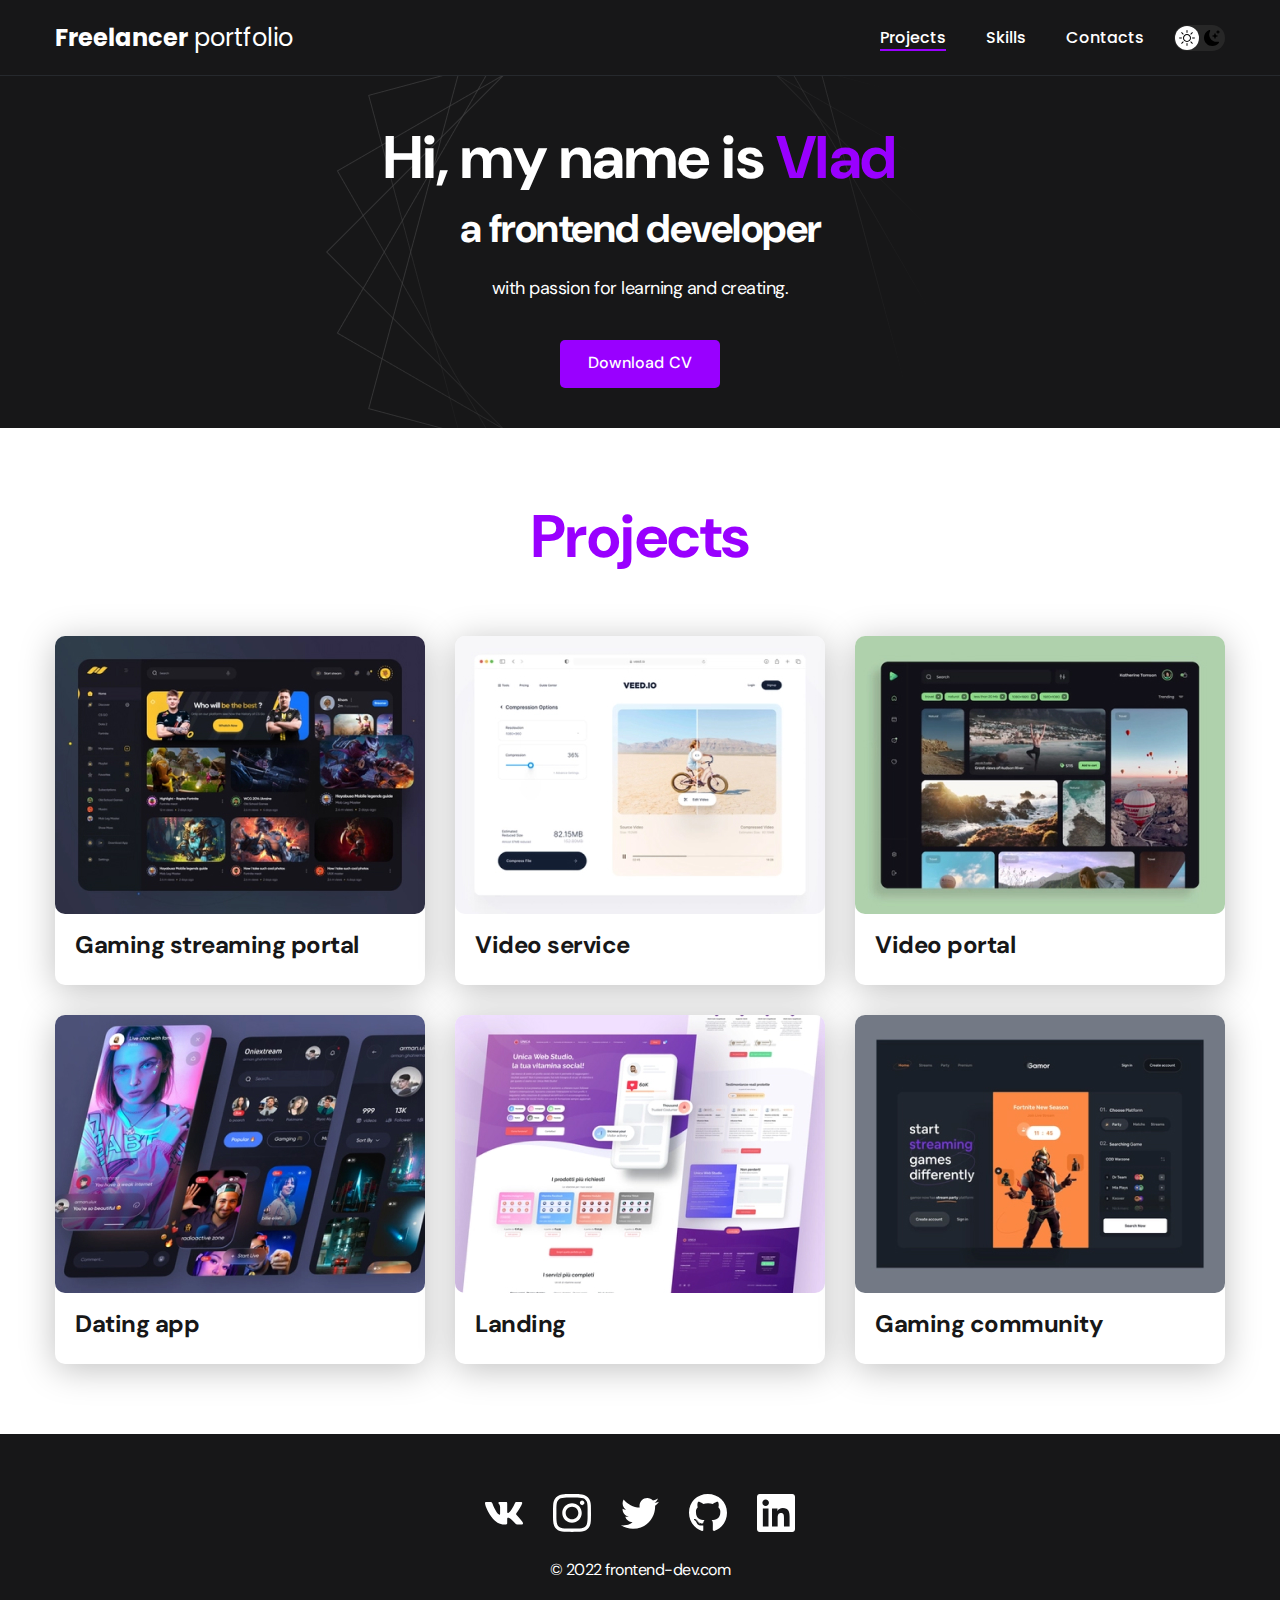
<file: index.html>
<!doctype html>
<html lang="en">
<head>
    <meta charset="UTF-8">
    <meta name="viewport"
          content="width=device-width, user-scalable=no, initial-scale=1.0, maximum-scale=1.0, minimum-scale=1.0">
    <meta http-equiv="X-UA-Compatible" content="ie=edge">
    <title>Freelancer portfolio</title>
    <link rel="stylesheet" href="./css/main.css">
</head>
<body>
    <nav class="nav">
        <div class="container">
            <div class="nav-row">
                <a href="./index.html" class="logo"><strong>Freelancer</strong> portfolio</a>

                <button class="dark-mode-btn">
                    <img src="./img/icons/sun.svg" alt="" class="dark-mode-btn__icon">
                    <img src="./img/icons/moon.svg" alt="" class="dark-mode-btn__icon">
                </button>

                <ul class="nav-list">
                    <li class="nav-list__item"><a href="./index.html" class="nav-list__link nav-list__link--active">Projects</a></li>
                    <li class="nav-list__item"><a href="./skills.html" class="nav-list__link">Skills</a></li>
                    <li class="nav-list__item"><a href="./contacts.html" class="nav-list__link">Contacts</a></li>
                </ul>

            </div>
        </div>
    </nav>

    <header class="header">
        <div class="header__wrapper">
            <h1 class="header__title">
                <strong>Hi, my name is <em>Vlad</em></strong><br>
                a frontend developer
            </h1>
            <div class="header__text">
                <p>with passion for learning and creating.</p>
            </div>
            <a href="./index.html" class="btn">Download CV</a>
        </div>
    </header>

    <main class="section">
        <div class="container">
            <h2 class="title-1">Projects</h2>
            <ul class="projects">
                <li class="project">
                    <a href="project-page-1.html">
                        <img src="./img/projects/01.jpg" alt="Project img" class="project__img">
                        <h3 class="project__title">Gaming streaming portal</h3>
                    </a>
                </li>
                <li class="project">
                    <a href="project-page-2.html">
                        <img src="./img/projects/02.jpg" alt="Project img" class="project__img">
                        <h3 class="project__title">Video service</h3>
                    </a>
                </li>
                <li class="project">
                    <a href="project-page-3.html">
                        <img src="./img/projects/03.jpg" alt="Project img" class="project__img">
                        <h3 class="project__title">Video portal</h3>
                    </a>
                </li>
                <li class="project">
                    <a href="project-page-4.html">
                        <img src="./img/projects/04.jpg" alt="Project img" class="project__img">
                        <h3 class="project__title">Dating app</h3>
                    </a>
                </li>
                <li class="project">
                    <a href="project-page-5.html">
                        <img src="./img/projects/05.jpg" alt="Project img" class="project__img">
                        <h3 class="project__title">Landing</h3>
                    </a>
                </li>
                <li class="project">
                    <a href="project-page-6.html">
                        <img src="./img/projects/06.jpg" alt="Project img" class="project__img">
                        <h3 class="project__title">Gaming community</h3>
                    </a>
                </li>
            </ul>
        </div>
    </main>

    <footer class="footer">
        <div class="container">
            <footer class="footer__wrapper">
                <ul class="social">
                    <li class="social__item"><a href="#!"><img src="./img/icons/vk.svg" alt="Link"></a></li>
                    <li class="social__item"><a href="#!"><img src="./img/icons/Ig.svg" alt="Link"></a></li>
                    <li class="social__item"><a href="#!"><img src="./img/icons/Twitter.svg" alt="Link"></a></li>
                    <li class="social__item"><a href="#!"><img src="./img/icons/Github.svg" alt="Link"></a></li>
                    <li class="social__item"><a href="#!"><img src="./img/icons/in.svg" alt="Link"></a></li>
                </ul>
                <div class="copyright">
                    <p>© 2022 frontend-dev.com</p>
                </div>
            </footer>
        </div>
    </footer>

    <script src="./js/main.js"></script>
</body>
</html>
</file>
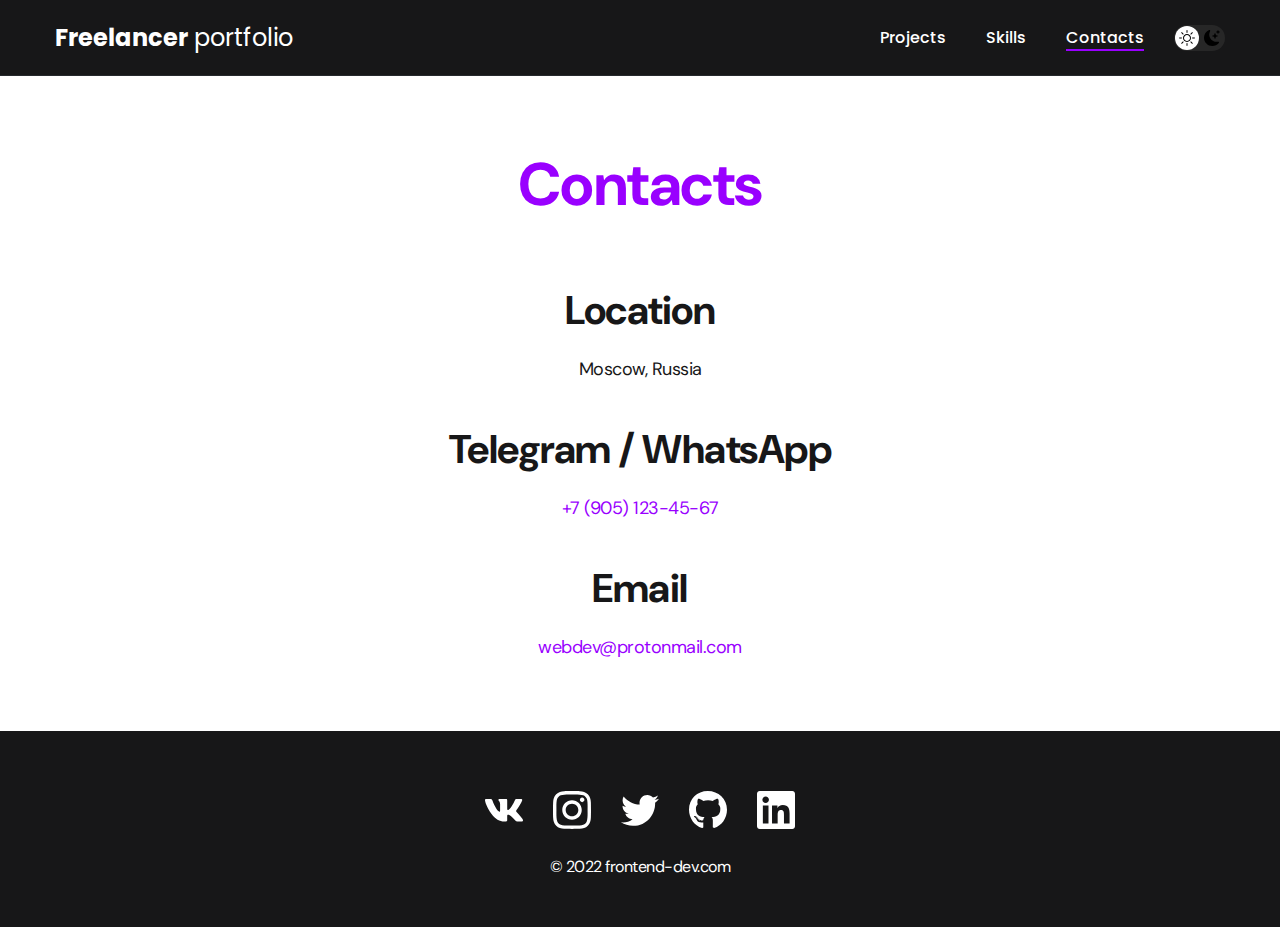
<file: contacts.html>
<!doctype html>
<html lang="en">
<head>
    <meta charset="UTF-8">
    <meta name="viewport"
          content="width=device-width, user-scalable=no, initial-scale=1.0, maximum-scale=1.0, minimum-scale=1.0">
    <meta http-equiv="X-UA-Compatible" content="ie=edge">
    <title>Freelancer portfolio</title>
    <link rel="stylesheet" href="./css/main.css">
</head>
<body>
    <nav class="nav">
        <div class="container">
            <div class="nav-row">
                <a href="./index.html" class="logo"><strong>Freelancer</strong> portfolio</a>
                <button class="dark-mode-btn">
                    <img src="./img/icons/sun.svg" alt="" class="dark-mode-btn__icon">
                    <img src="./img/icons/moon.svg" alt="" class="dark-mode-btn__icon">
                </button>
                <ul class="nav-list">
                    <li class="nav-list__item"><a href="./index.html" class="nav-list__link">Projects</a></li>
                    <li class="nav-list__item"><a href="./skills.html" class="nav-list__link">Skills</a></li>
                    <li class="nav-list__item"><a href="./contacts.html" class="nav-list__link nav-list__link--active">Contacts</a></li>
                </ul>
            </div>
        </div>
    </nav>

    <main class="section">
        <div class="container">
            <h1 class="title-1">Contacts</h1>
            <ul class="content-list">
                <li class="content-list__item">
                    <h2 class="title-2">Location</h2>
                    <p>Moscow, Russia</p>
                </li>
                <li class="content-list__item">
                    <h2 class="title-2">Telegram / WhatsApp
                    </h2>
                    <p><a href="tel:+79051234567">+7 (905) 123-45-67</a></p>
                </li>
                <li class="content-list__item">
                    <h2 class="title-2">Email</h2>
                    <p><a href="mailto:webdev@protonmail.com">webdev@protonmail.com</a></p>
                </li>
            </ul>

        </div>
    </main>

    <footer class="footer">
        <div class="container">
            <footer class="footer__wrapper">
                <ul class="social">
                    <li class="social__item"><a href="#!"><img src="./img/icons/vk.svg" alt="Link"></a></li>
                    <li class="social__item"><a href="#!"><img src="./img/icons/Ig.svg" alt="Link"></a></li>
                    <li class="social__item"><a href="#!"><img src="./img/icons/Twitter.svg" alt="Link"></a></li>
                    <li class="social__item"><a href="#!"><img src="./img/icons/Github.svg" alt="Link"></a></li>
                    <li class="social__item"><a href="#!"><img src="./img/icons/in.svg" alt="Link"></a></li>
                </ul>
                <div class="copyright">
                    <p>© 2022 frontend-dev.com</p>
                </div>
            </footer>
        </div>
    </footer>

    <script src="./js/main.js"></script>
</body>
</html>
</file>
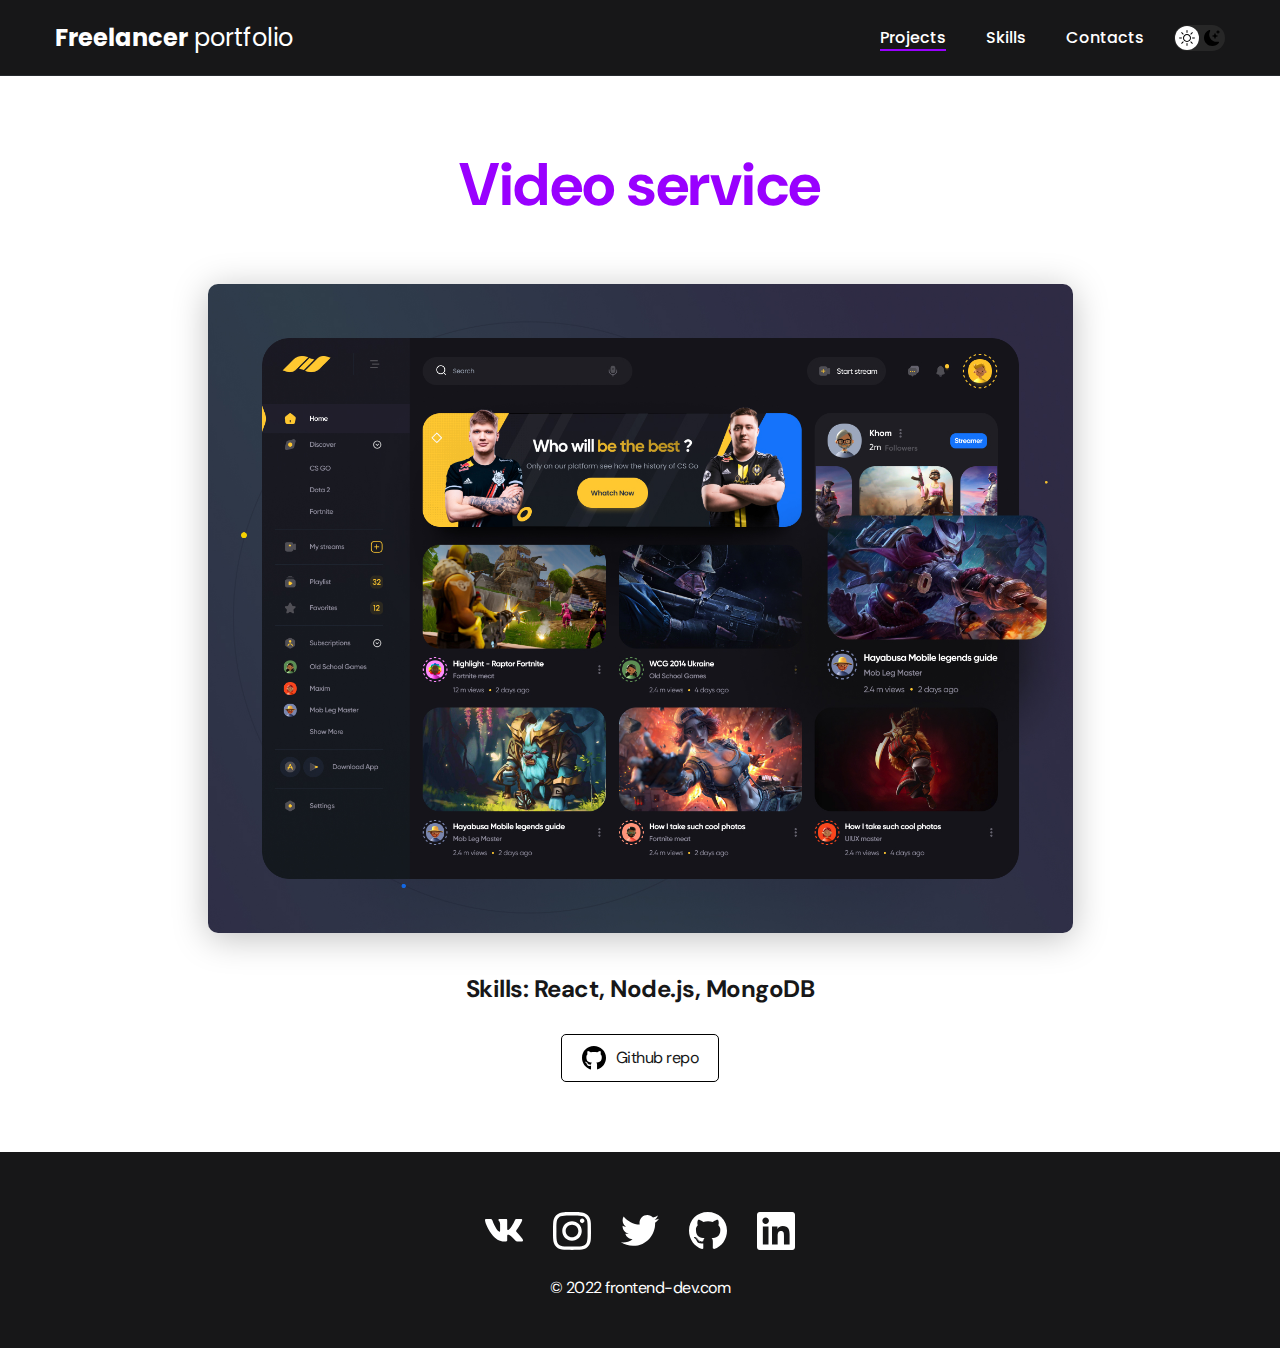
<file: project-page-1.html>
<!doctype html>
<html lang="en">
<head>
    <meta charset="UTF-8">
    <meta name="viewport"
          content="width=device-width, user-scalable=no, initial-scale=1.0, maximum-scale=1.0, minimum-scale=1.0">
    <meta http-equiv="X-UA-Compatible" content="ie=edge">
    <title>Freelancer portfolio</title>
    <link rel="stylesheet" href="./css/main.css">
</head>
<body>
    <nav class="nav">
        <div class="container">
            <div class="nav-row">
                <a href="./index.html" class="logo"><strong>Freelancer</strong> portfolio</a>
                <button class="dark-mode-btn">
                    <img src="./img/icons/sun.svg" alt="" class="dark-mode-btn__icon">
                    <img src="./img/icons/moon.svg" alt="" class="dark-mode-btn__icon">
                </button>
                <ul class="nav-list">
                    <li class="nav-list__item"><a href="./index.html" class="nav-list__link nav-list__link--active">Projects</a></li>
                    <li class="nav-list__item"><a href="./skills.html" class="nav-list__link">Skills</a></li>
                    <li class="nav-list__item"><a href="./contacts.html" class="nav-list__link">Contacts</a></li>
                </ul>
            </div>
        </div>
    </nav>

    <main class="section">
        <div class="container">
            <div class="project-details">
                <h1 class="title-1">Video service</h1>

                <img src="./img/projects/01-big.jpg" alt="" class="project-details__cover">
                <div class="project-details__desc">
                    <p>Skills: React, Node.js, MongoDB</p>
                </div>
                <a href="./index.html" class="btn-outline">
                    <img src="./img/icons/github-dark.svg" alt="">
                    Github repo
                </a>

            </div>
        </div>
    </main>

    <footer class="footer">
        <div class="container">
            <footer class="footer__wrapper">
                <ul class="social">
                    <li class="social__item"><a href="#!"><img src="./img/icons/vk.svg" alt="Link"></a></li>
                    <li class="social__item"><a href="#!"><img src="./img/icons/Ig.svg" alt="Link"></a></li>
                    <li class="social__item"><a href="#!"><img src="./img/icons/Twitter.svg" alt="Link"></a></li>
                    <li class="social__item"><a href="#!"><img src="./img/icons/Github.svg" alt="Link"></a></li>
                    <li class="social__item"><a href="#!"><img src="./img/icons/in.svg" alt="Link"></a></li>
                </ul>
                <div class="copyright">
                    <p>© 2022 frontend-dev.com</p>
                </div>
            </footer>
        </div>
    </footer>
    <script src="./js/main.js"></script>
</body>
</html>
</file>
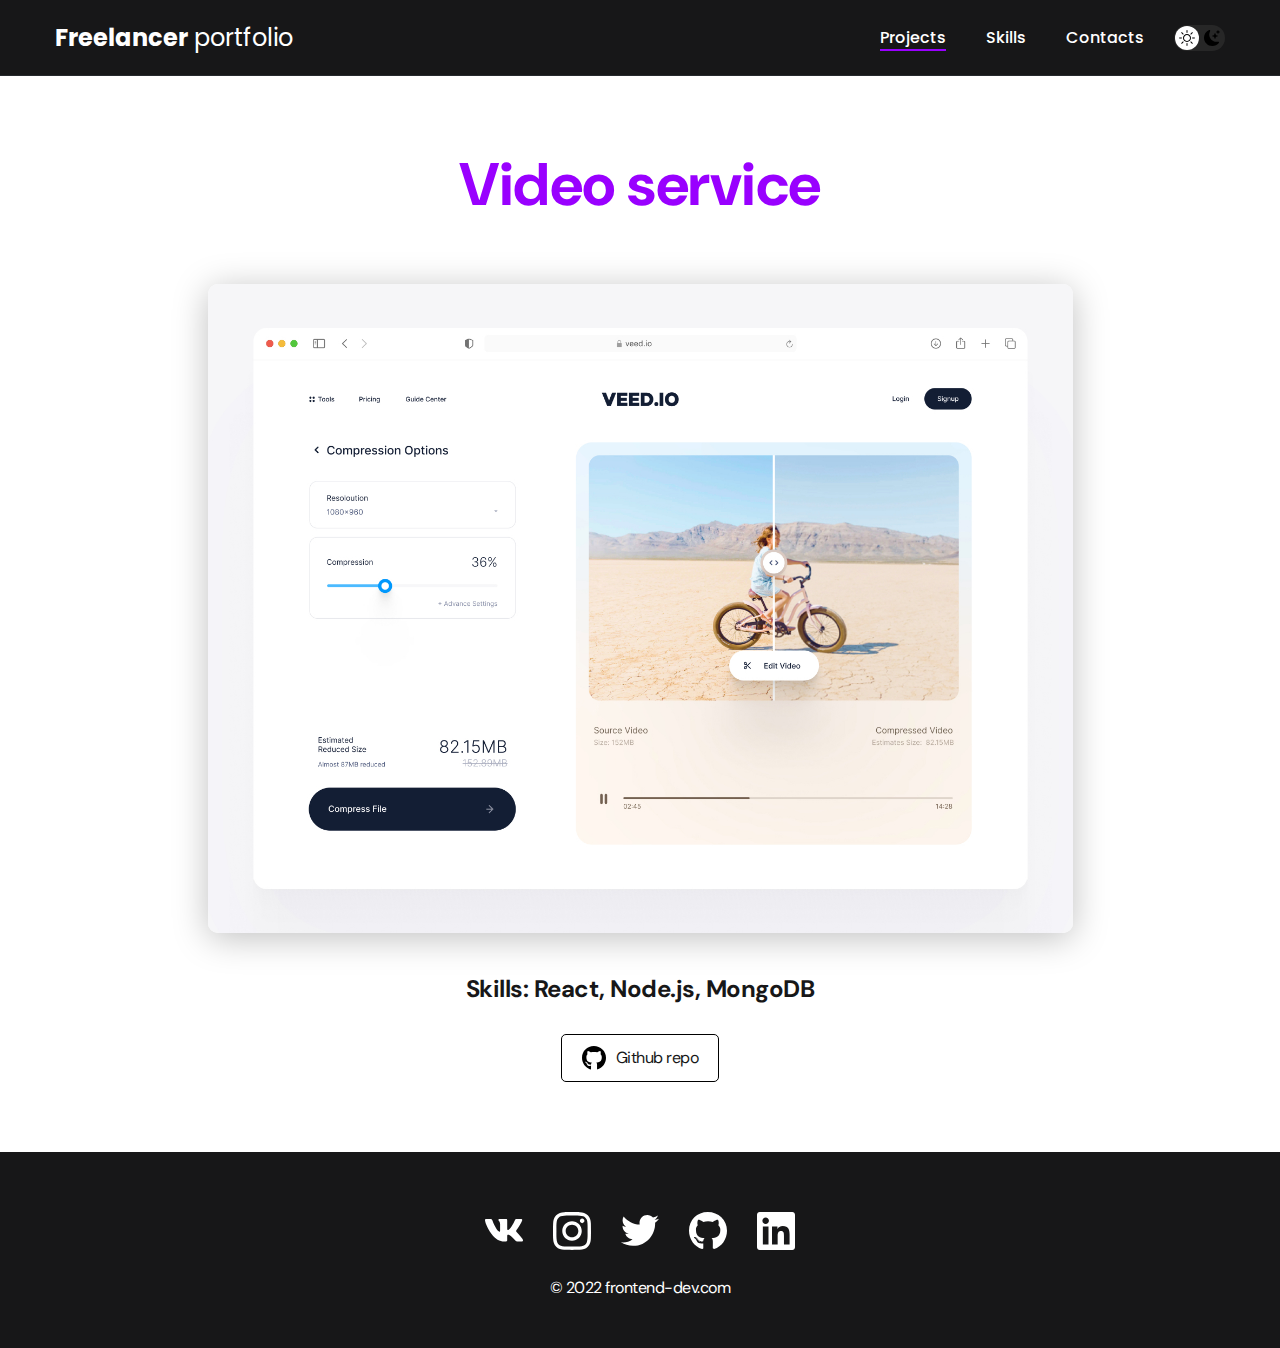
<file: project-page-2.html>
<!doctype html>
<html lang="en">
<head>
    <meta charset="UTF-8">
    <meta name="viewport"
          content="width=device-width, user-scalable=no, initial-scale=1.0, maximum-scale=1.0, minimum-scale=1.0">
    <meta http-equiv="X-UA-Compatible" content="ie=edge">
    <title>Freelancer portfolio</title>
    <link rel="stylesheet" href="./css/main.css">
</head>
<body>
    <nav class="nav">
        <div class="container">
            <div class="nav-row">
                <a href="./index.html" class="logo"><strong>Freelancer</strong> portfolio</a>
                <button class="dark-mode-btn">
                    <img src="./img/icons/sun.svg" alt="" class="dark-mode-btn__icon">
                    <img src="./img/icons/moon.svg" alt="" class="dark-mode-btn__icon">
                </button>
                <ul class="nav-list">
                    <li class="nav-list__item"><a href="./index.html" class="nav-list__link nav-list__link--active">Projects</a></li>
                    <li class="nav-list__item"><a href="./skills.html" class="nav-list__link">Skills</a></li>
                    <li class="nav-list__item"><a href="./contacts.html" class="nav-list__link">Contacts</a></li>
                </ul>
            </div>
        </div>
    </nav>

    <main class="section">
        <div class="container">
            <div class="project-details">
                <h1 class="title-1">Video service</h1>

                <img src="./img/projects/02-big.jpg" alt="" class="project-details__cover">
                <div class="project-details__desc">
                    <p>Skills: React, Node.js, MongoDB</p>
                </div>
                <a href="./index.html" class="btn-outline">
                    <img src="./img/icons/github-dark.svg" alt="">
                    Github repo
                </a>

            </div>
        </div>
    </main>

    <footer class="footer">
        <div class="container">
            <footer class="footer__wrapper">
                <ul class="social">
                    <li class="social__item"><a href="#!"><img src="./img/icons/vk.svg" alt="Link"></a></li>
                    <li class="social__item"><a href="#!"><img src="./img/icons/Ig.svg" alt="Link"></a></li>
                    <li class="social__item"><a href="#!"><img src="./img/icons/Twitter.svg" alt="Link"></a></li>
                    <li class="social__item"><a href="#!"><img src="./img/icons/Github.svg" alt="Link"></a></li>
                    <li class="social__item"><a href="#!"><img src="./img/icons/in.svg" alt="Link"></a></li>
                </ul>
                <div class="copyright">
                    <p>© 2022 frontend-dev.com</p>
                </div>
            </footer>
        </div>
    </footer>
    <script src="./js/main.js"></script>
</body>
</html>
</file>
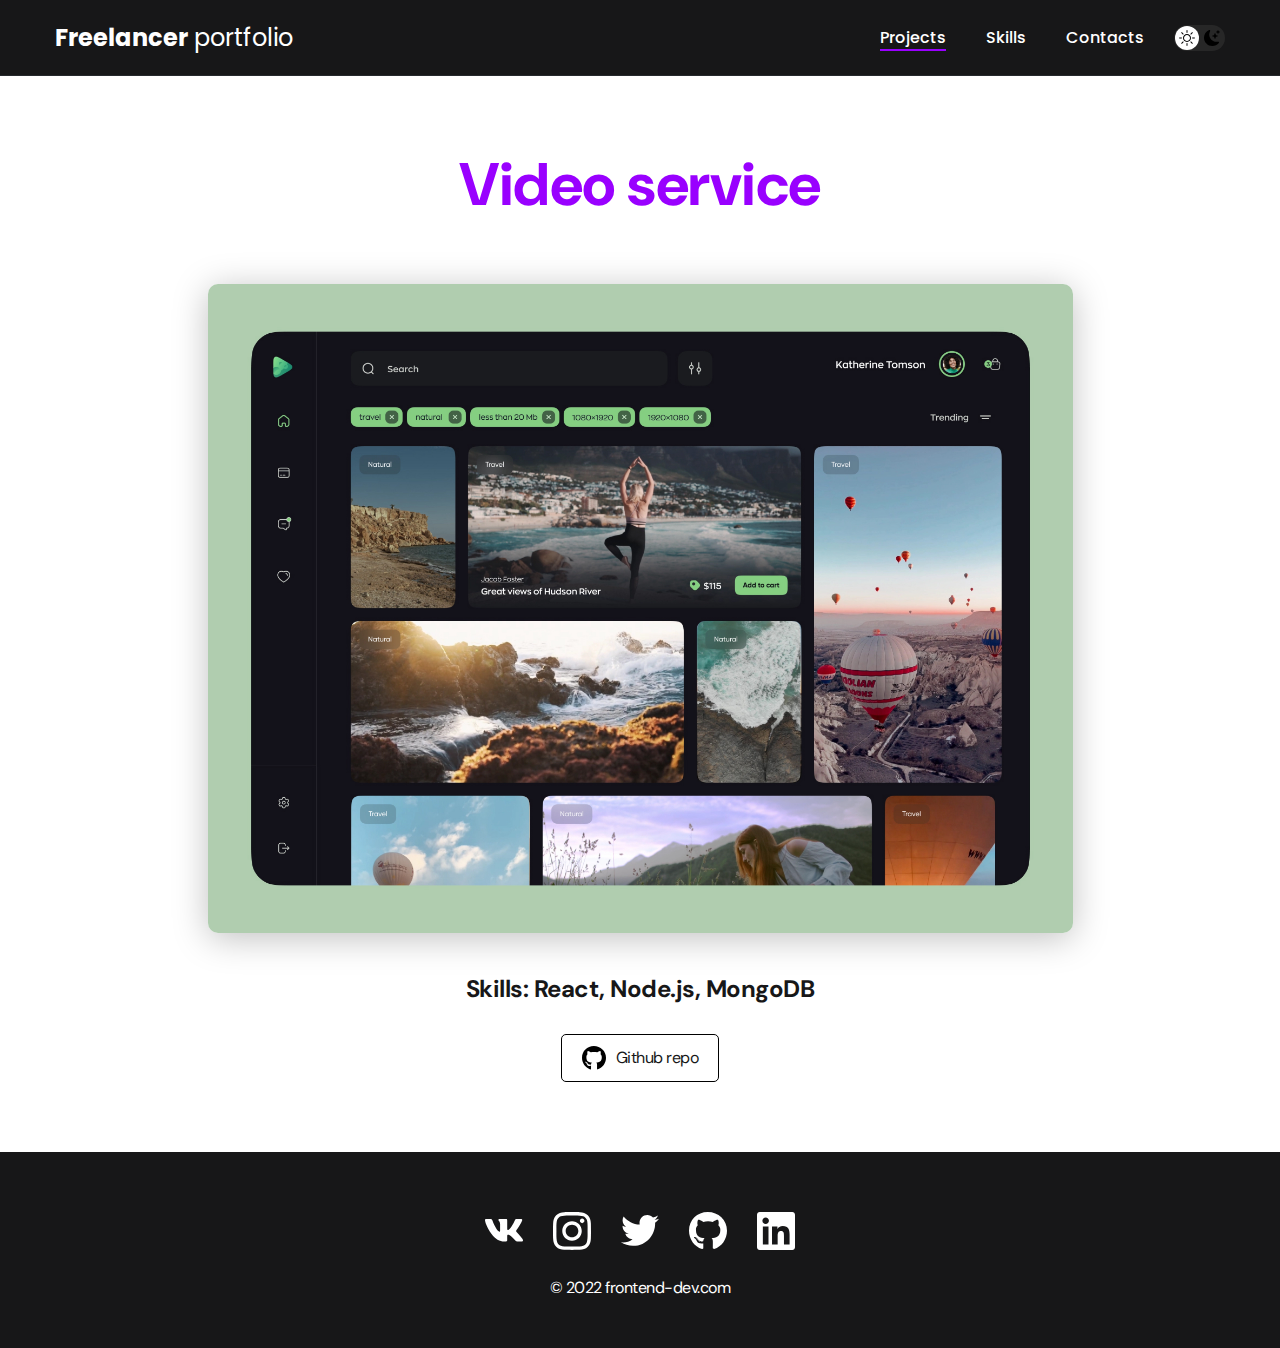
<file: project-page-3.html>
<!doctype html>
<html lang="en">
<head>
    <meta charset="UTF-8">
    <meta name="viewport"
          content="width=device-width, user-scalable=no, initial-scale=1.0, maximum-scale=1.0, minimum-scale=1.0">
    <meta http-equiv="X-UA-Compatible" content="ie=edge">
    <title>Freelancer portfolio</title>
    <link rel="stylesheet" href="./css/main.css">
</head>
<body>
    <nav class="nav">
        <div class="container">
            <div class="nav-row">
                <a href="./index.html" class="logo"><strong>Freelancer</strong> portfolio</a>
                <button class="dark-mode-btn">
                    <img src="./img/icons/sun.svg" alt="" class="dark-mode-btn__icon">
                    <img src="./img/icons/moon.svg" alt="" class="dark-mode-btn__icon">
                </button>
                <ul class="nav-list">
                    <li class="nav-list__item"><a href="./index.html" class="nav-list__link nav-list__link--active">Projects</a></li>
                    <li class="nav-list__item"><a href="./skills.html" class="nav-list__link">Skills</a></li>
                    <li class="nav-list__item"><a href="./contacts.html" class="nav-list__link">Contacts</a></li>
                </ul>
            </div>
        </div>
    </nav>

    <main class="section">
        <div class="container">
            <div class="project-details">
                <h1 class="title-1">Video service</h1>

                <img src="./img/projects/03-big.jpg" alt="" class="project-details__cover">
                <div class="project-details__desc">
                    <p>Skills: React, Node.js, MongoDB</p>
                </div>
                <a href="./index.html" class="btn-outline">
                    <img src="./img/icons/github-dark.svg" alt="">
                    Github repo
                </a>

            </div>
        </div>
    </main>

    <footer class="footer">
        <div class="container">
            <footer class="footer__wrapper">
                <ul class="social">
                    <li class="social__item"><a href="#!"><img src="./img/icons/vk.svg" alt="Link"></a></li>
                    <li class="social__item"><a href="#!"><img src="./img/icons/Ig.svg" alt="Link"></a></li>
                    <li class="social__item"><a href="#!"><img src="./img/icons/Twitter.svg" alt="Link"></a></li>
                    <li class="social__item"><a href="#!"><img src="./img/icons/Github.svg" alt="Link"></a></li>
                    <li class="social__item"><a href="#!"><img src="./img/icons/in.svg" alt="Link"></a></li>
                </ul>
                <div class="copyright">
                    <p>© 2022 frontend-dev.com</p>
                </div>
            </footer>
        </div>
    </footer>
    <script src="./js/main.js"></script>
</body>
</html>
</file>
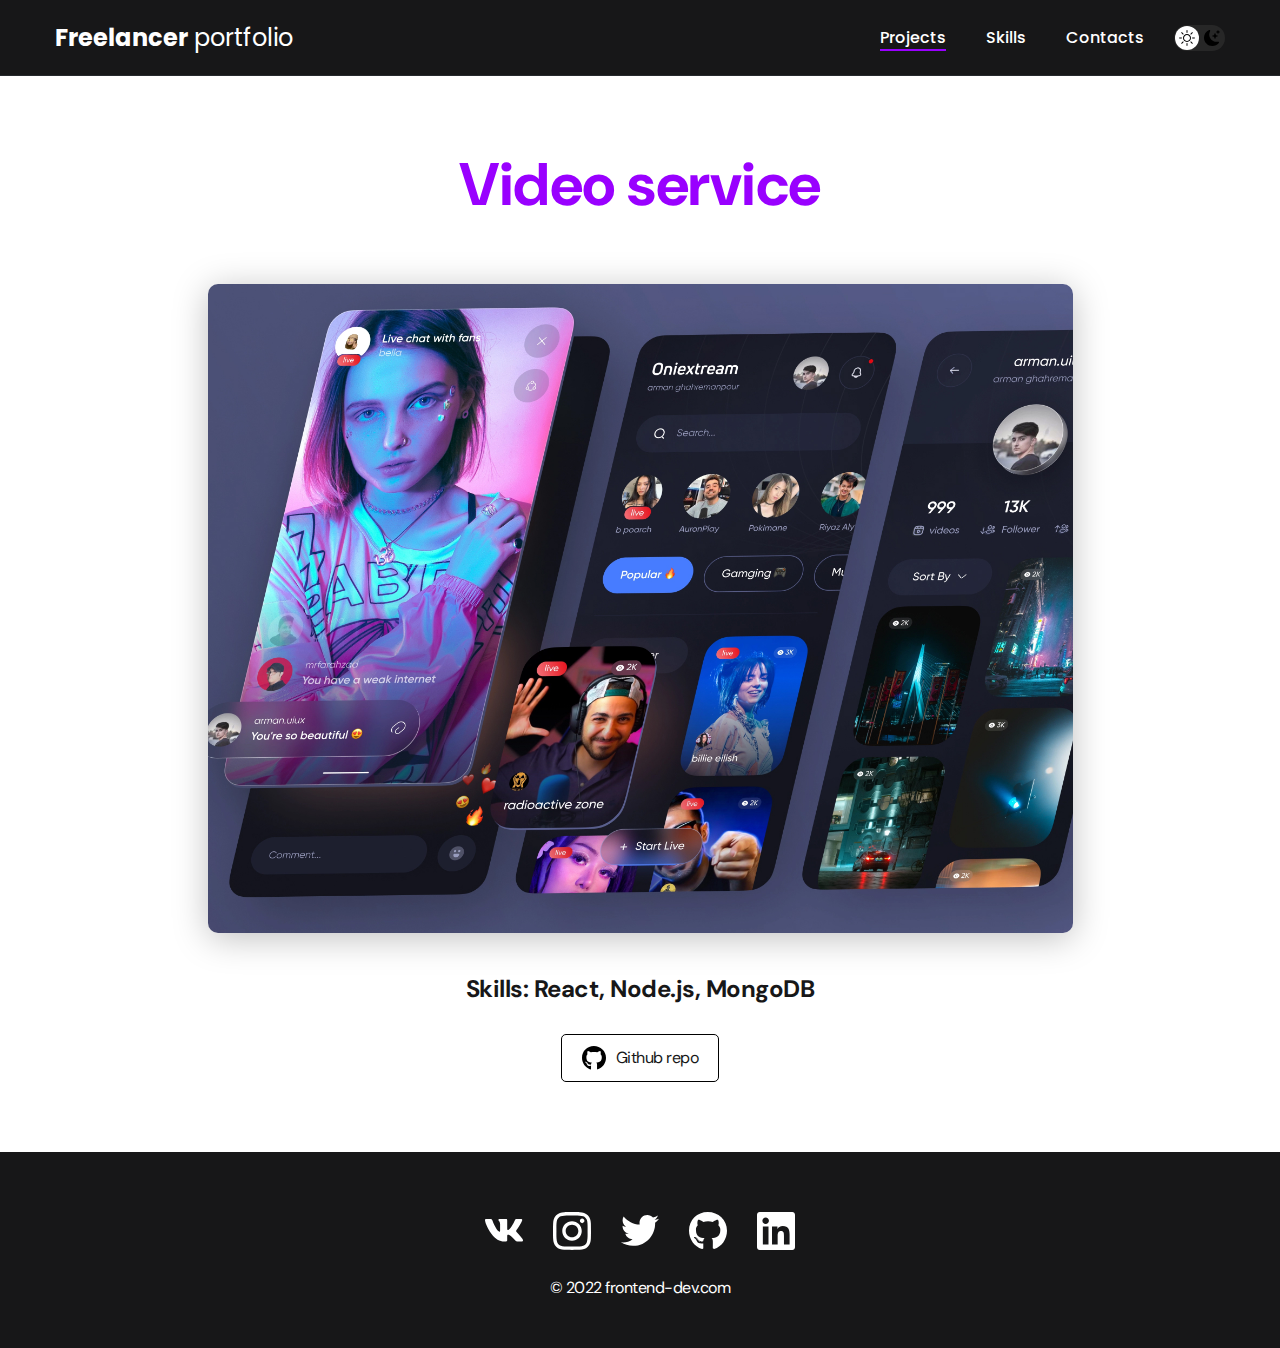
<file: project-page-4.html>
<!doctype html>
<html lang="en">
<head>
    <meta charset="UTF-8">
    <meta name="viewport"
          content="width=device-width, user-scalable=no, initial-scale=1.0, maximum-scale=1.0, minimum-scale=1.0">
    <meta http-equiv="X-UA-Compatible" content="ie=edge">
    <title>Freelancer portfolio</title>
    <link rel="stylesheet" href="./css/main.css">
</head>
<body>
    <nav class="nav">
        <div class="container">
            <div class="nav-row">
                <a href="./index.html" class="logo"><strong>Freelancer</strong> portfolio</a>
                <button class="dark-mode-btn">
                    <img src="./img/icons/sun.svg" alt="" class="dark-mode-btn__icon">
                    <img src="./img/icons/moon.svg" alt="" class="dark-mode-btn__icon">
                </button>
                <ul class="nav-list">
                    <li class="nav-list__item"><a href="./index.html" class="nav-list__link nav-list__link--active">Projects</a></li>
                    <li class="nav-list__item"><a href="./skills.html" class="nav-list__link">Skills</a></li>
                    <li class="nav-list__item"><a href="./contacts.html" class="nav-list__link">Contacts</a></li>
                </ul>
            </div>
        </div>
    </nav>

    <main class="section">
        <div class="container">
            <div class="project-details">
                <h1 class="title-1">Video service</h1>

                <img src="./img/projects/04-big.jpg" alt="" class="project-details__cover">
                <div class="project-details__desc">
                    <p>Skills: React, Node.js, MongoDB</p>
                </div>
                <a href="./index.html" class="btn-outline">
                    <img src="./img/icons/github-dark.svg" alt="">
                    Github repo
                </a>

            </div>
        </div>
    </main>

    <footer class="footer">
        <div class="container">
            <footer class="footer__wrapper">
                <ul class="social">
                    <li class="social__item"><a href="#!"><img src="./img/icons/vk.svg" alt="Link"></a></li>
                    <li class="social__item"><a href="#!"><img src="./img/icons/Ig.svg" alt="Link"></a></li>
                    <li class="social__item"><a href="#!"><img src="./img/icons/Twitter.svg" alt="Link"></a></li>
                    <li class="social__item"><a href="#!"><img src="./img/icons/Github.svg" alt="Link"></a></li>
                    <li class="social__item"><a href="#!"><img src="./img/icons/in.svg" alt="Link"></a></li>
                </ul>
                <div class="copyright">
                    <p>© 2022 frontend-dev.com</p>
                </div>
            </footer>
        </div>
    </footer>
    <script src="./js/main.js"></script>
</body>
</html>
</file>
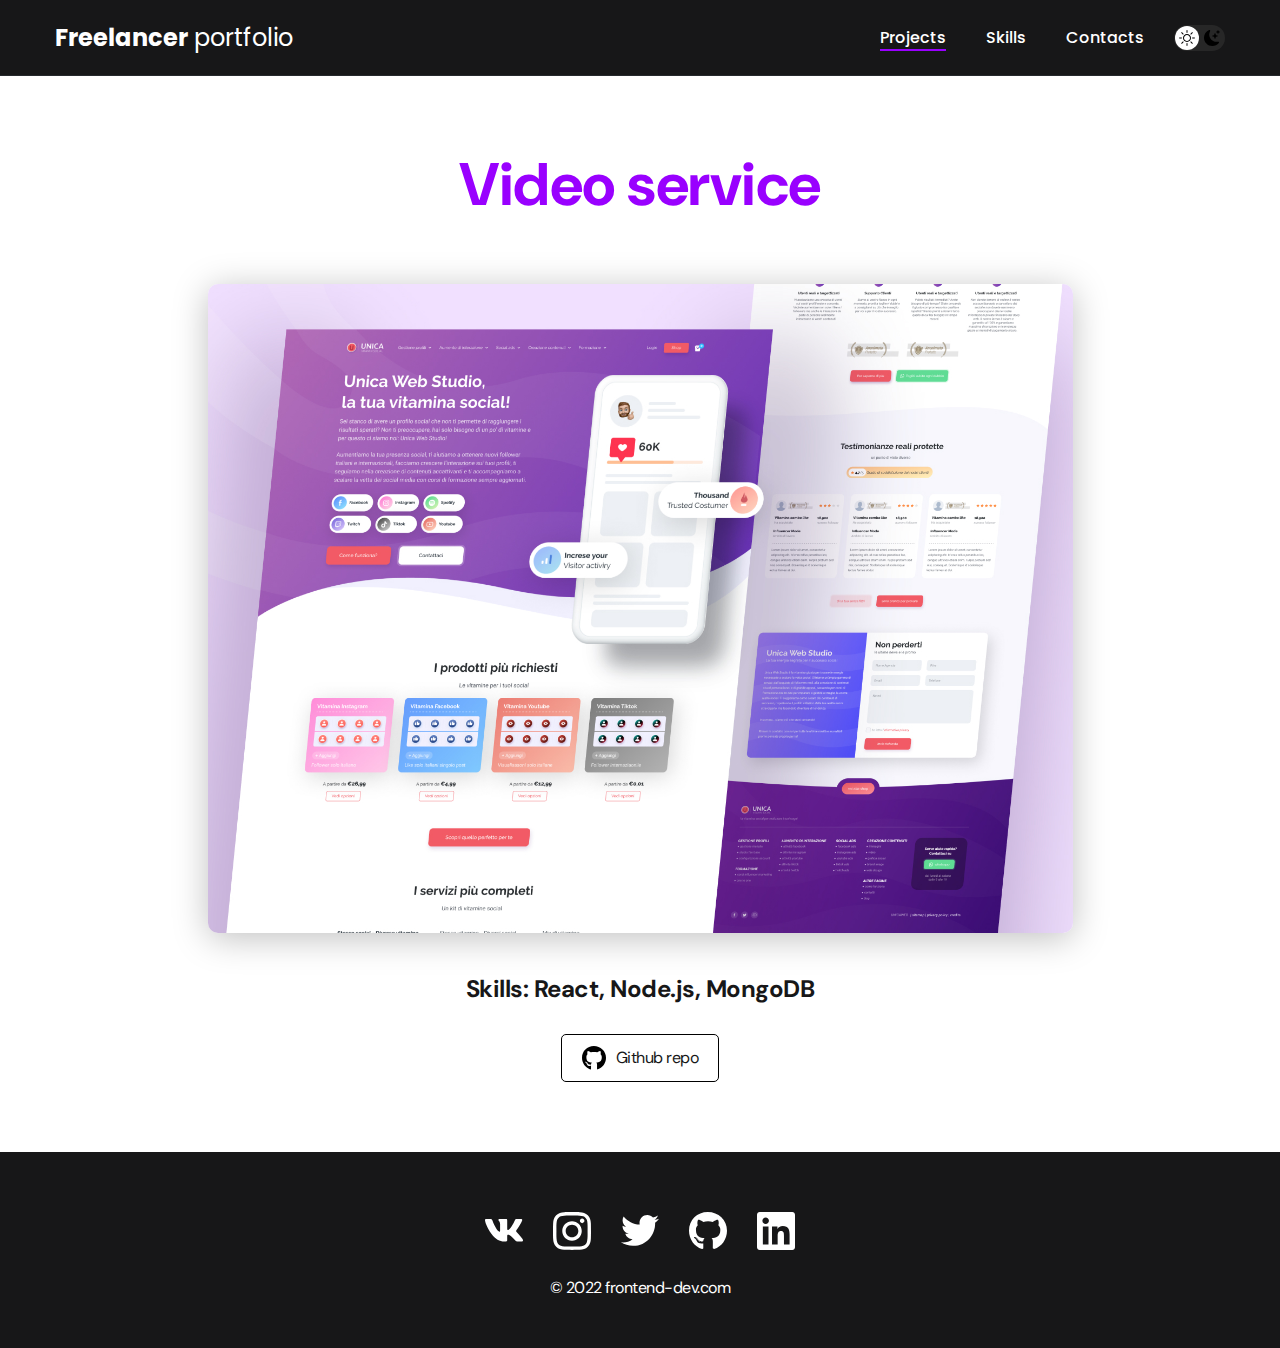
<file: project-page-5.html>
<!doctype html>
<html lang="en">
<head>
    <meta charset="UTF-8">
    <meta name="viewport"
          content="width=device-width, user-scalable=no, initial-scale=1.0, maximum-scale=1.0, minimum-scale=1.0">
    <meta http-equiv="X-UA-Compatible" content="ie=edge">
    <title>Freelancer portfolio</title>
    <link rel="stylesheet" href="./css/main.css">
</head>
<body>
    <nav class="nav">
        <div class="container">
            <div class="nav-row">
                <a href="./index.html" class="logo"><strong>Freelancer</strong> portfolio</a>
                <button class="dark-mode-btn">
                    <img src="./img/icons/sun.svg" alt="" class="dark-mode-btn__icon">
                    <img src="./img/icons/moon.svg" alt="" class="dark-mode-btn__icon">
                </button>
                <ul class="nav-list">
                    <li class="nav-list__item"><a href="./index.html" class="nav-list__link nav-list__link--active">Projects</a></li>
                    <li class="nav-list__item"><a href="./skills.html" class="nav-list__link">Skills</a></li>
                    <li class="nav-list__item"><a href="./contacts.html" class="nav-list__link">Contacts</a></li>
                </ul>
            </div>
        </div>
    </nav>

    <main class="section">
        <div class="container">
            <div class="project-details">
                <h1 class="title-1">Video service</h1>

                <img src="./img/projects/05-big.jpg" alt="" class="project-details__cover">
                <div class="project-details__desc">
                    <p>Skills: React, Node.js, MongoDB</p>
                </div>
                <a href="./index.html" class="btn-outline">
                    <img src="./img/icons/github-dark.svg" alt="">
                    Github repo
                </a>

            </div>
        </div>
    </main>

    <footer class="footer">
        <div class="container">
            <footer class="footer__wrapper">
                <ul class="social">
                    <li class="social__item"><a href="#!"><img src="./img/icons/vk.svg" alt="Link"></a></li>
                    <li class="social__item"><a href="#!"><img src="./img/icons/Ig.svg" alt="Link"></a></li>
                    <li class="social__item"><a href="#!"><img src="./img/icons/Twitter.svg" alt="Link"></a></li>
                    <li class="social__item"><a href="#!"><img src="./img/icons/Github.svg" alt="Link"></a></li>
                    <li class="social__item"><a href="#!"><img src="./img/icons/in.svg" alt="Link"></a></li>
                </ul>
                <div class="copyright">
                    <p>© 2022 frontend-dev.com</p>
                </div>
            </footer>
        </div>
    </footer>
    <script src="./js/main.js"></script>
</body>
</html>
</file>
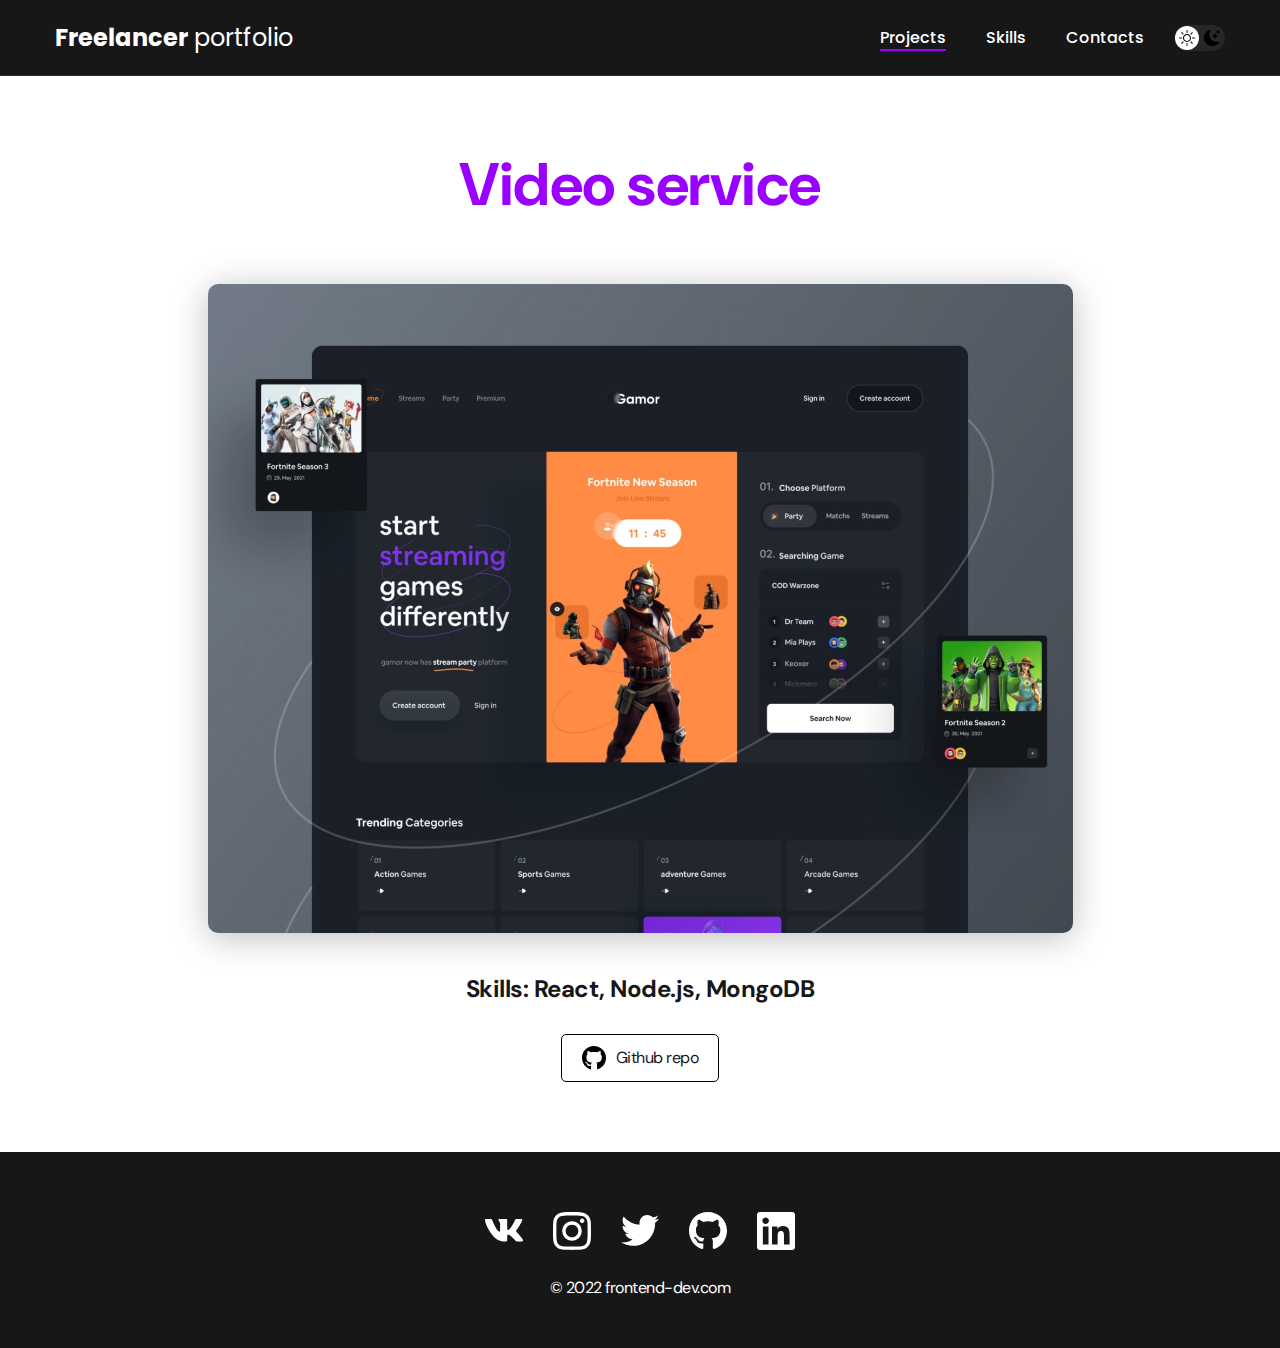
<file: project-page-6.html>
<!doctype html>
<html lang="en">
<head>
    <meta charset="UTF-8">
    <meta name="viewport"
          content="width=device-width, user-scalable=no, initial-scale=1.0, maximum-scale=1.0, minimum-scale=1.0">
    <meta http-equiv="X-UA-Compatible" content="ie=edge">
    <title>Freelancer portfolio</title>
    <link rel="stylesheet" href="./css/main.css">
</head>
<body>
    <nav class="nav">
        <div class="container">
            <div class="nav-row">
                <a href="./index.html" class="logo"><strong>Freelancer</strong> portfolio</a>
                <button class="dark-mode-btn">
                    <img src="./img/icons/sun.svg" alt="" class="dark-mode-btn__icon">
                    <img src="./img/icons/moon.svg" alt="" class="dark-mode-btn__icon">
                </button>
                <ul class="nav-list">
                    <li class="nav-list__item"><a href="./index.html" class="nav-list__link nav-list__link--active">Projects</a></li>
                    <li class="nav-list__item"><a href="./skills.html" class="nav-list__link">Skills</a></li>
                    <li class="nav-list__item"><a href="./contacts.html" class="nav-list__link">Contacts</a></li>
                </ul>
            </div>
        </div>
    </nav>

    <main class="section">
        <div class="container">
            <div class="project-details">
                <h1 class="title-1">Video service</h1>

                <img src="./img/projects/06-big.jpg" alt="" class="project-details__cover">
                <div class="project-details__desc">
                    <p>Skills: React, Node.js, MongoDB</p>
                </div>
                <a href="./index.html" class="btn-outline">
                    <img src="./img/icons/github-dark.svg" alt="">
                    Github repo
                </a>

            </div>
        </div>
    </main>

    <footer class="footer">
        <div class="container">
            <footer class="footer__wrapper">
                <ul class="social">
                    <li class="social__item"><a href="#!"><img src="./img/icons/vk.svg" alt="Link"></a></li>
                    <li class="social__item"><a href="#!"><img src="./img/icons/Ig.svg" alt="Link"></a></li>
                    <li class="social__item"><a href="#!"><img src="./img/icons/Twitter.svg" alt="Link"></a></li>
                    <li class="social__item"><a href="#!"><img src="./img/icons/Github.svg" alt="Link"></a></li>
                    <li class="social__item"><a href="#!"><img src="./img/icons/in.svg" alt="Link"></a></li>
                </ul>
                <div class="copyright">
                    <p>© 2022 frontend-dev.com</p>
                </div>
            </footer>
        </div>
    </footer>
    <script src="./js/main.js"></script>
</body>
</html>
</file>
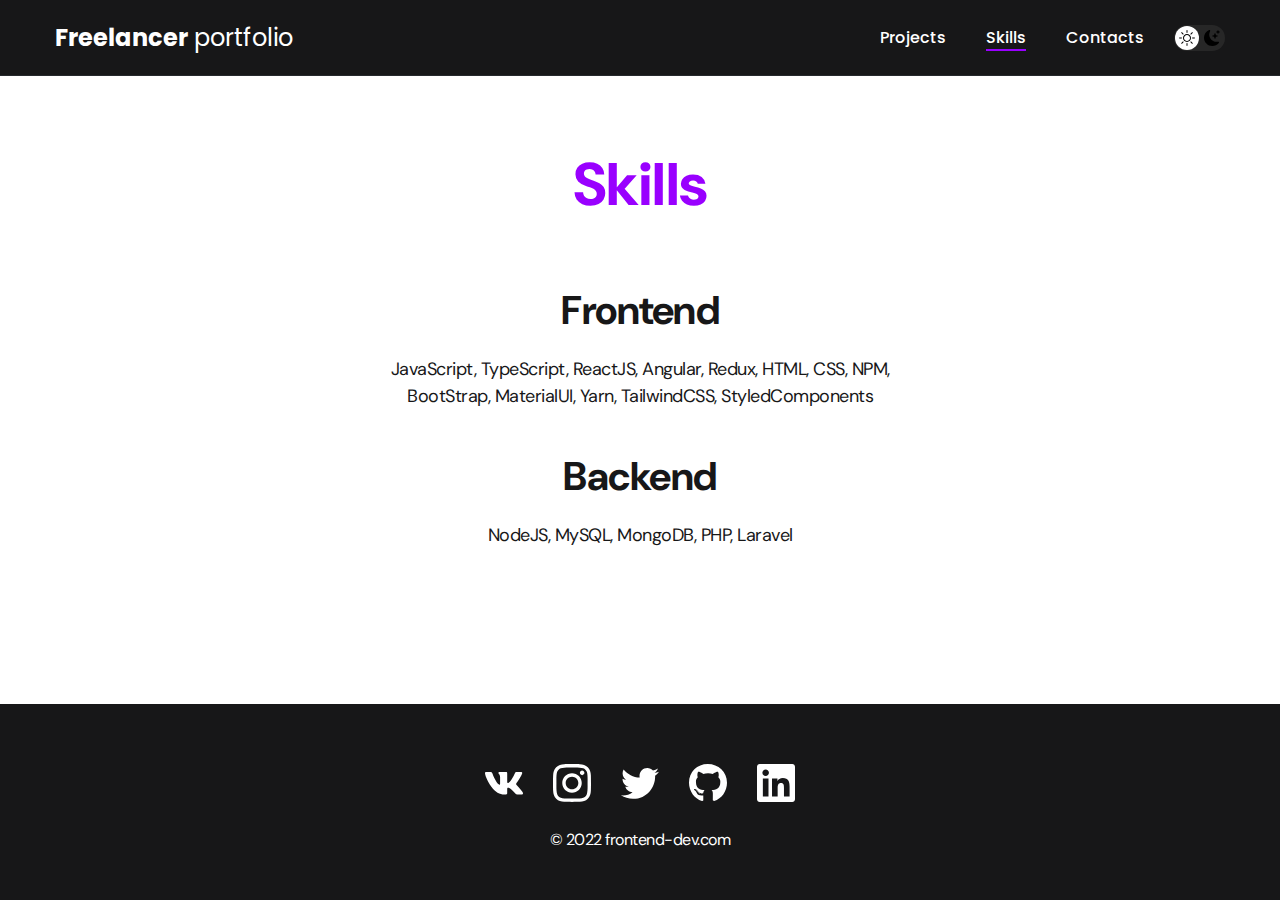
<file: skills.html>
<!doctype html>
<html lang="en">
<head>
    <meta charset="UTF-8">
    <meta name="viewport"
          content="width=device-width, user-scalable=no, initial-scale=1.0, maximum-scale=1.0, minimum-scale=1.0">
    <meta http-equiv="X-UA-Compatible" content="ie=edge">
    <title>Freelancer portfolio</title>
    <link rel="stylesheet" href="./css/main.css">
</head>
<body>
    <nav class="nav">
        <div class="container">
            <div class="nav-row">
                <a href="./index.html" class="logo"><strong>Freelancer</strong> portfolio</a>
                <button class="dark-mode-btn">
                    <img src="./img/icons/sun.svg" alt="" class="dark-mode-btn__icon">
                    <img src="./img/icons/moon.svg" alt="" class="dark-mode-btn__icon">
                </button>
                <ul class="nav-list">
                    <li class="nav-list__item"><a href="./index.html" class="nav-list__link">Projects</a></li>
                    <li class="nav-list__item"><a href="./skills.html" class="nav-list__link nav-list__link--active">Skills</a></li>
                    <li class="nav-list__item"><a href="./contacts.html" class="nav-list__link">Contacts</a></li>
                </ul>
            </div>
        </div>
    </nav>

    <main class="section">
        <div class="container">
                <h1 class="title-1">Skills</h1>
                <ul class="content-list">
                    <li class="content-list__item">
                        <h2 class="title-2">Frontend</h2>
                        <p>JavaScript, TypeScript, ReactJS, Angular, Redux, HTML, CSS, NPM, BootStrap, MaterialUI, Yarn, TailwindCSS, StyledComponents</p>
                    </li>
                    <li class="content-list__item">
                        <h2 class="title-2">Backend</h2>
                        <p>NodeJS, MySQL, MongoDB, PHP, Laravel</p>
                    </li>
                </ul>
        </div>
    </main>

    <footer class="footer">
        <div class="container">
            <footer class="footer__wrapper">
                <ul class="social">
                    <li class="social__item"><a href="#!"><img src="./img/icons/vk.svg" alt="Link"></a></li>
                    <li class="social__item"><a href="#!"><img src="./img/icons/Ig.svg" alt="Link"></a></li>
                    <li class="social__item"><a href="#!"><img src="./img/icons/Twitter.svg" alt="Link"></a></li>
                    <li class="social__item"><a href="#!"><img src="./img/icons/Github.svg" alt="Link"></a></li>
                    <li class="social__item"><a href="#!"><img src="./img/icons/in.svg" alt="Link"></a></li>
                </ul>
                <div class="copyright">
                    <p>© 2022 frontend-dev.com</p>
                </div>
            </footer>
        </div>
    </footer>
    <script src="./js/main.js"></script>
</body>
</html>
</file>
<file: css/main.css>
@import './reset.css';
@import url('https://fonts.googleapis.com/css2?family=DM+Sans:wght@400;500;700&family=Poppins:wght@400;500;700&display=swap');

/*font-family: 'DM Sans', sans-serif;*/
/*font-family: 'Poppins', sans-serif;*/


:root {
    --black: #171718;
    --black-border: #26292D;
    --white: #fff;
    --purple: #5C62EC;
    --orange: #9900ff;

    --dark-bg: var(--black);
    --dark-border: var(--black-border);
    --header-text: var(--white);
    --accent: var(--orange);

    /*Light Mode*/
    --text-color: var(--black);
    --page-bg: var(--white);

    --title-1: var(--accent);

    --project-card-bg: var(--white);
    --project-card-text: var(--black);
    --box-shadow: 0 5px 35px rgba(0, 0, 0, 0.25);
}

.dark {
    --page-bg: #252526;
    --text-color: var(--white);

    --title-1: var(--white);

    --project-card-bg: var(--black);
    --project-card-text: var(--white);
    --box-shadow: 0 5px 35px rgba(0, 0, 0, 0.8);
}

html, body {
    display: flex;
    flex-direction: column;
    min-height: 100vh;

    font-family: 'DM Sans', sans-serif;
    letter-spacing: -0.5px;

    /*Light mode*/
    background-color: var(--page-bg);
    color: var(--text-color);
}


.container {
    margin: 0 auto;
    padding: 0 15px;
    max-width: 1200px;
}

.none {
    display: none !important;
}

/* NAV */

.nav {
    padding: 20px 0 ;
    border-bottom: 1px solid var(--black-border);
    background-color: var(--dark-bg);
    color: var(--header-text);
    letter-spacing: normal;
}


.nav-row {
    display: flex;
    justify-content: flex-end;
    align-items: center;
    column-gap: 30px;
    row-gap: 20px;
    flex-wrap: wrap;
}

.logo {
    margin-right: auto;
    color: var(--header-text);
    font-size: 24px;
    font-family: 'Poppins', sans-serif;
}

.logo strong {
    font-weight: 700;
}

.nav-list {
    display: flex;
    flex-wrap: wrap;
    row-gap: 10px;
    align-items: center;
    column-gap: 40px;
    font-size: 16px;
    font-weight: 500;
    font-family: 'Poppins', sans-serif;
}

/*Dark mode btn*/

.dark-mode-btn {
    order: 9;
    position: relative;
    display: flex;
    justify-content: space-between;

    width: 51px;
    height: 26px;
    padding: 5px;

    border-radius: 50px;
    background-color: #272727;
}

.dark-mode-btn::before {
    content: "";

    position: absolute;
    top: 1px;
    left: 1px;

    display: block;
    width: 24px;
    height: 24px;

    border-radius: 50%;
    background-color: #ffffff;

    transition: left 0.2s ease-in;
}
.dark-mode-btn--active::before {
    left: 26px;
}
.dark-mode-btn__icon {
    position: relative;
    z-index: 9;
}

.nav-list__link {
    color: var(--header-text);
}

.nav-list__link:hover {
    opacity: 0.8;
    transition: opacity 0.2s ease-in;
}

.nav-list__link--active {
    position: relative;
}

.nav-list__link--active::before {
    content: "";

    position: absolute;
    left: 0;
    top: 100%;

    display: block;
    height: 2px;
    width: 100%;
    background-color: var(--accent);
}

/*Header*/

.header {
    padding: 40px 0;
    min-height: 300px;

    display: flex;
    justify-content: center;
    align-items: center;

    background-color: var(--dark-bg);
    background-image: url("./../img/header-bg.png");
    background-repeat: no-repeat;
    background-size: auto;
    background-position: center center;

    color: var(--white);
    text-align: center;
}

.header__wrapper {
    padding: 0 15px;
    max-width: 660px;
}

.header__title {
    margin-bottom: 20px;
    font-size: 40px;
    font-weight: 700;
    line-height: 1.4;
}

.header__title strong {
    font-size: 60px;
    font-weight: 700;
}

.header__title em {
    font-style: normal;
    color: var(--accent);
}

.header__text {
    margin-bottom: 40px;
    font-size: 18px;
    line-height: 1.333;
}

.header__text p + p{
    margin-top: 1em;

}

/*Btn*/

.btn {
    display: inline-block;
    height: 48px;
    padding: 12px 28px;

    border-radius: 5px;
    background-color: var(--accent);
    color: var(--white);
    letter-spacing: 0.15px;
    font-size: 16px;
    font-weight: 500;

    transition: opacity 0.2s ease-in;

}

.btn:hover {
    opacity: 0.8;
}

.btn:active {
    position: relative;
    top:     1px;
}

.btn-outline {

    display: flex;
    column-gap: 10px;
    align-items: center;

    height: 48px;
    padding: 12px 20px;

    border-radius: 5px;
    border: 1px solid #000;
    color: var(--black);
    background-color: white;
    transition: opacity 0.2s ease-in;
}


.btn-outline:hover {
    opacity: 0.8;
}

.btn-outline:active {
    position: relative;
    top:     1px;
}

/*General*/


.section {
    padding: 70px 0;
}

.title-1 {
    margin-bottom: 60px;
    font-size: 60px;
    font-weight: 700;
    line-height: 1.3;
    color: var(--title-1);
    text-align: center;
}

.title-2 {
    margin-bottom: 20px;

    font-size: 40px;
    font-weight: 700;
    line-height: 1.3;
}


/*Projects*/

.projects {
    display: flex;
    justify-content: center;
    flex-wrap: wrap;
    column-gap: 30px;
    row-gap: 30px;
}

.project {
    max-width: 370px;
    background-color: var(--project-card-bg);
    box-shadow: var(--box-shadow);
    border-radius: 10px;


}

.project__img {
    border-radius: 10px;

}

.project__title {
    padding: 15px 20px 25px;
    font-weight: 700;
    font-size: 24px;
    line-height: 1.3;
    color: var(--project-card-text);
}

/*Project details*/

.project-details {
    margin: 0 auto;
    max-width: 865px;

    display: flex;
    flex-direction: column;
    align-items: center;
    text-align: center;
}

.project-details__cover {
    max-width: 100%;
    margin-bottom: 40px;

    box-shadow: 0 5px 35px rgba(0, 0, 0, 0.25);
    border-radius: 10px;
}

.project-details__desc {
    margin-bottom: 30px;
    font-weight: 700;
    font-size: 24px;
    line-height: 1.3;
}


/*Content list*/

.content-list {
    margin: 0 auto;
    max-width: 570px;
    display: flex;
    flex-direction: column;
    align-items: center;
    row-gap: 40px;
    text-align: center;
}

.content-list a {
    color: var(--accent);
}

.content-list__item {
    font-size: 18px;
    line-height: 1.5;
}

.content-list__item p + p {
    margin-top: 0.5em;
}

/*Footer*/

.footer {
    margin-top: auto;
    background-color: var(--dark-bg);
    padding: 60px 0 50px;
    color: var(--header-text);
}

.footer__wrapper {
    display: flex;
    flex-direction: column;
    align-items: center;
    row-gap: 27px;
}

.social {
    display: flex;
    column-gap: 30px;
    align-items: center;

}

.copyright {
    font-size: 16px;
}

.copyright p + p {
    margin-top: 0.5em;
}

@media (max-width: 620px){
    /*Header*/

    .header {
        min-height: unset;
    }
    .header__title {
        font-size: 30px;
    }
    .header__title strong{
        font-size: 40px;
    }

    /*General*/

    .section {
        padding: 40px 0;
    }
    .title-1 {
        font-size: 40px;
        margin-bottom: 30px;
    }

    /*NAV*/

    .nav-row {
        justify-content: space-between;
    }

    .dark-mode-btn {
        order: 0;
    }

    /*Projects*/

    .project__title {
        font-size: 22px;
    }

    /*Project page*/

    .project-details__desc {
        font-size: 22px;
        margin-bottom: 20px;
    }

    /*Footer*/

    .footer {
        padding: 40px 0 30px;
    }
    .footer__wrapper {
        row-gap: 20px;
    }

    /*Social*/

    .social {
        column-gap: 20px;
    }
    .social__item {
        width: 28px;
    }
    .title-2 {
        margin-bottom: 10px;
        font-size: 30px;
    }

    /*Content list*/

    .content-list {
        row-gap: 20px;
    }
    .content-list__item {
        font-size: 16px;
     }


}
</file>
